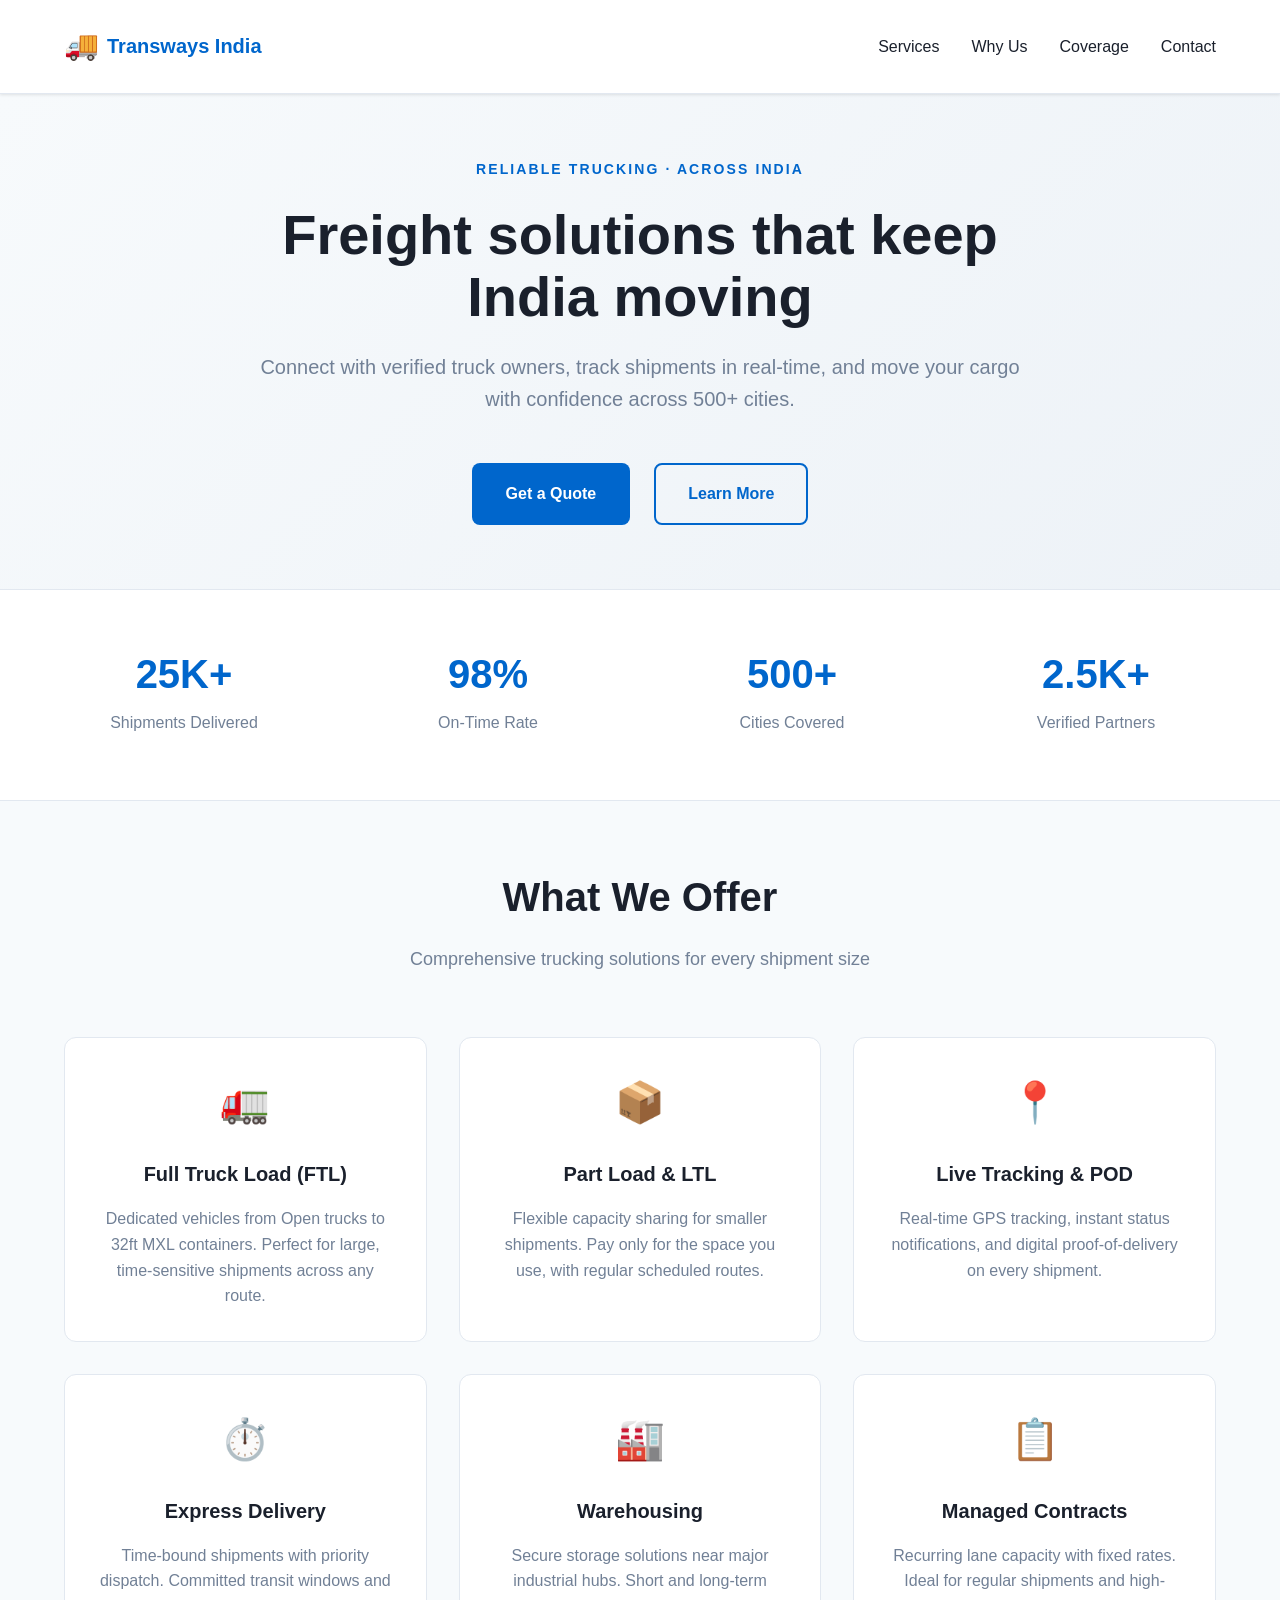
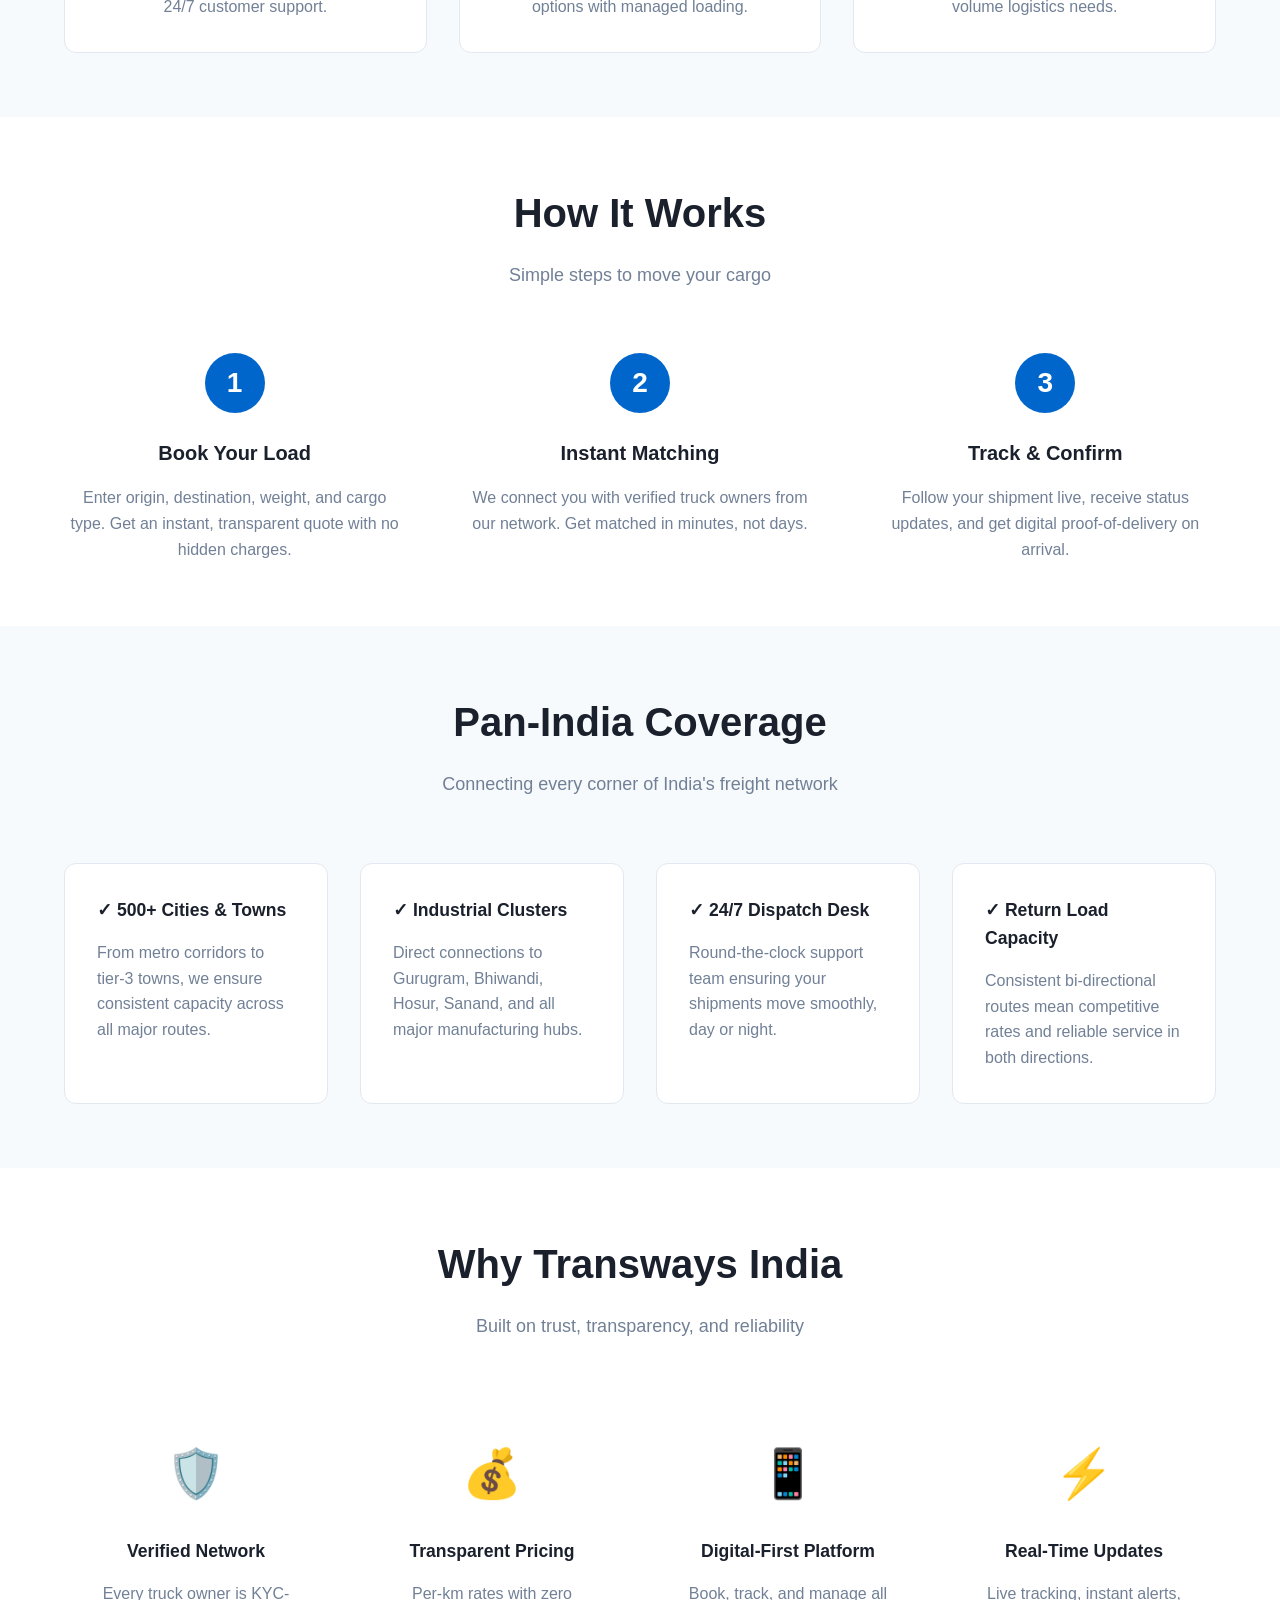
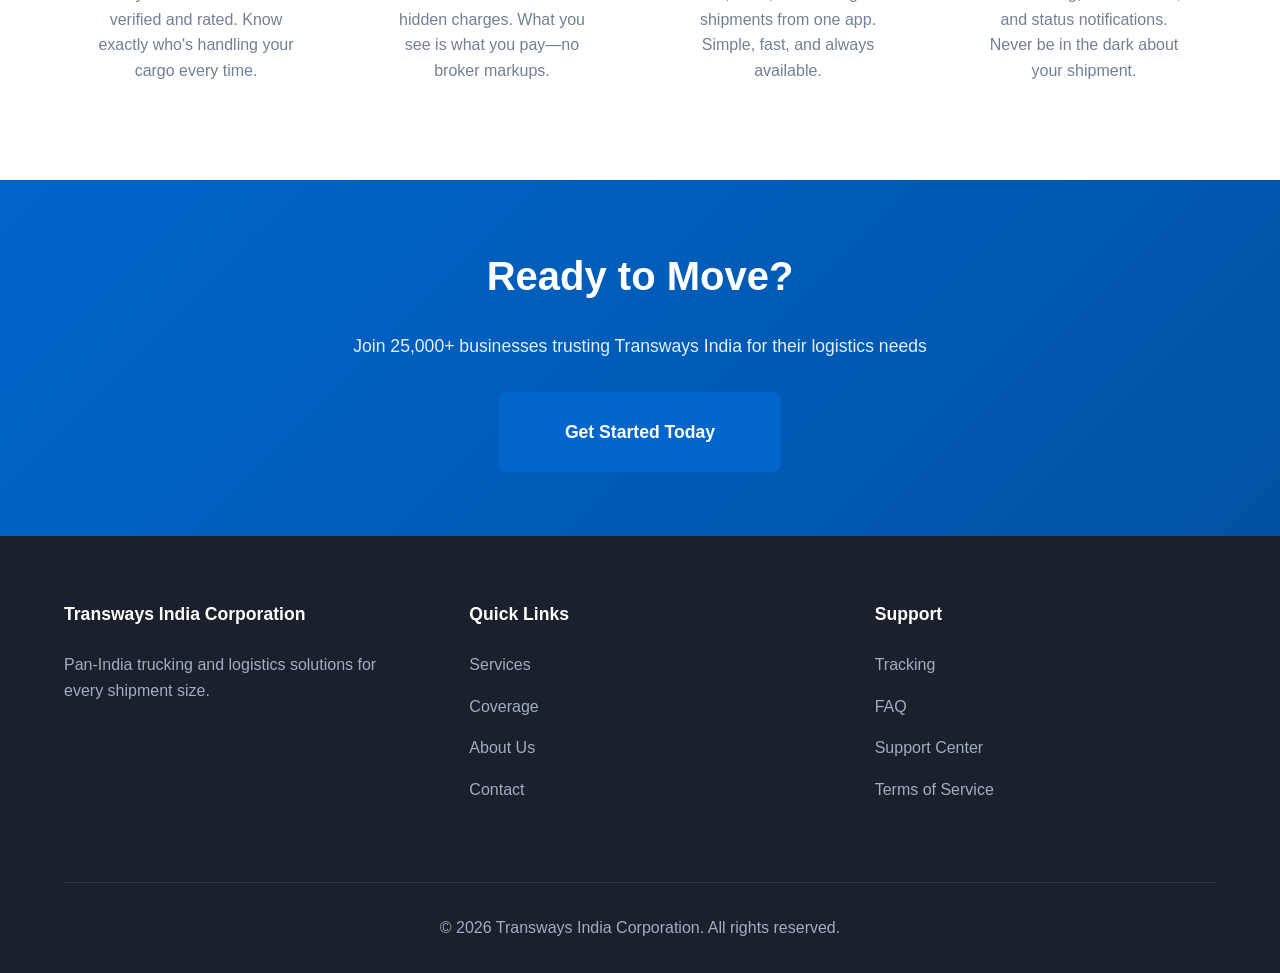
<file: index.html>
<!DOCTYPE html>
<html lang="en">
<head>
    <meta charset="UTF-8">
    <meta name="viewport" content="width=device-width, initial-scale=1.0">
    <title>Transways India Corporation - Pan-India Trucking & Logistics</title>
    <link rel="stylesheet" href="styles.css">
</head>
<body>
    <nav class="navbar">
        <div class="container">
            <div class="logo">
                <span class="logo-icon">🚚</span>
                Transways India
            </div>
            <ul class="nav-links">
                <li><a href="#services">Services</a></li>
                <li><a href="#why-us">Why Us</a></li>
                <li><a href="#coverage">Coverage</a></li>
                <li><a href="contact.html">Contact</a></li>
            </ul>
        </div>
    </nav>

    <header class="hero">
        <div class="container">
            <div class="hero-content">
                <p class="hero-label">RELIABLE TRUCKING · ACROSS INDIA</p>
                <h1>Freight solutions that keep India moving</h1>
                <p class="hero-subtitle">Connect with verified truck owners, track shipments in real-time, and move your cargo with confidence across 500+ cities.</p>
                <div class="hero-buttons">
                    <a href="contact.html" class="btn btn-primary">Get a Quote</a>
                    <a href="#how-it-works" class="btn btn-secondary">Learn More</a>
                </div>
            </div>
        </div>
    </header>

    <section class="stats">
        <div class="container">
            <div class="stat-item">
                <div class="stat-number">25K+</div>
                <div class="stat-label">Shipments Delivered</div>
            </div>
            <div class="stat-item">
                <div class="stat-number">98%</div>
                <div class="stat-label">On-Time Rate</div>
            </div>
            <div class="stat-item">
                <div class="stat-number">500+</div>
                <div class="stat-label">Cities Covered</div>
            </div>
            <div class="stat-item">
                <div class="stat-number">2.5K+</div>
                <div class="stat-label">Verified Partners</div>
            </div>
        </div>
    </section>

    <section class="services" id="services">
        <div class="container">
            <h2>What We Offer</h2>
            <p class="section-subtitle">Comprehensive trucking solutions for every shipment size</p>
            <div class="service-grid">
                <div class="service-card">
                    <div class="service-icon">🚛</div>
                    <h3>Full Truck Load (FTL)</h3>
                    <p>Dedicated vehicles from Open trucks to 32ft MXL containers. Perfect for large, time-sensitive shipments across any route.</p>
                </div>
                <div class="service-card">
                    <div class="service-icon">📦</div>
                    <h3>Part Load & LTL</h3>
                    <p>Flexible capacity sharing for smaller shipments. Pay only for the space you use, with regular scheduled routes.</p>
                </div>
                <div class="service-card">
                    <div class="service-icon">📍</div>
                    <h3>Live Tracking & POD</h3>
                    <p>Real-time GPS tracking, instant status notifications, and digital proof-of-delivery on every shipment.</p>
                </div>
                <div class="service-card">
                    <div class="service-icon">⏱️</div>
                    <h3>Express Delivery</h3>
                    <p>Time-bound shipments with priority dispatch. Committed transit windows and 24/7 customer support.</p>
                </div>
                <div class="service-card">
                    <div class="service-icon">🏭</div>
                    <h3>Warehousing</h3>
                    <p>Secure storage solutions near major industrial hubs. Short and long-term options with managed loading.</p>
                </div>
                <div class="service-card">
                    <div class="service-icon">📋</div>
                    <h3>Managed Contracts</h3>
                    <p>Recurring lane capacity with fixed rates. Ideal for regular shipments and high-volume logistics needs.</p>
                </div>
            </div>
        </div>
    </section>

    <section class="how-it-works" id="how-it-works">
        <div class="container">
            <h2>How It Works</h2>
            <p class="section-subtitle">Simple steps to move your cargo</p>
            <div class="steps">
                <div class="step">
                    <div class="step-number">1</div>
                    <h3>Book Your Load</h3>
                    <p>Enter origin, destination, weight, and cargo type. Get an instant, transparent quote with no hidden charges.</p>
                </div>
                <div class="step">
                    <div class="step-number">2</div>
                    <h3>Instant Matching</h3>
                    <p>We connect you with verified truck owners from our network. Get matched in minutes, not days.</p>
                </div>
                <div class="step">
                    <div class="step-number">3</div>
                    <h3>Track & Confirm</h3>
                    <p>Follow your shipment live, receive status updates, and get digital proof-of-delivery on arrival.</p>
                </div>
            </div>
        </div>
    </section>

    <section class="coverage" id="coverage">
        <div class="container">
            <h2>Pan-India Coverage</h2>
            <p class="section-subtitle">Connecting every corner of India's freight network</p>
            <div class="coverage-grid">
                <div class="coverage-item">
                    <h3>✓ 500+ Cities & Towns</h3>
                    <p>From metro corridors to tier-3 towns, we ensure consistent capacity across all major routes.</p>
                </div>
                <div class="coverage-item">
                    <h3>✓ Industrial Clusters</h3>
                    <p>Direct connections to Gurugram, Bhiwandi, Hosur, Sanand, and all major manufacturing hubs.</p>
                </div>
                <div class="coverage-item">
                    <h3>✓ 24/7 Dispatch Desk</h3>
                    <p>Round-the-clock support team ensuring your shipments move smoothly, day or night.</p>
                </div>
                <div class="coverage-item">
                    <h3>✓ Return Load Capacity</h3>
                    <p>Consistent bi-directional routes mean competitive rates and reliable service in both directions.</p>
                </div>
            </div>
        </div>
    </section>

    <section class="why-us" id="why-us">
        <div class="container">
            <h2>Why Transways India</h2>
            <p class="section-subtitle">Built on trust, transparency, and reliability</p>
            <div class="why-grid">
                <div class="why-card">
                    <div class="why-icon">🛡️</div>
                    <h3>Verified Network</h3>
                    <p>Every truck owner is KYC-verified and rated. Know exactly who's handling your cargo every time.</p>
                </div>
                <div class="why-card">
                    <div class="why-icon">💰</div>
                    <h3>Transparent Pricing</h3>
                    <p>Per-km rates with zero hidden charges. What you see is what you pay—no broker markups.</p>
                </div>
                <div class="why-card">
                    <div class="why-icon">📱</div>
                    <h3>Digital-First Platform</h3>
                    <p>Book, track, and manage all shipments from one app. Simple, fast, and always available.</p>
                </div>
                <div class="why-card">
                    <div class="why-icon">⚡</div>
                    <h3>Real-Time Updates</h3>
                    <p>Live tracking, instant alerts, and status notifications. Never be in the dark about your shipment.</p>
                </div>
            </div>
        </div>
    </section>

    <section class="cta-section">
        <div class="container">
            <h2>Ready to Move?</h2>
            <p>Join 25,000+ businesses trusting Transways India for their logistics needs</p>
            <a href="contact.html" class="btn btn-primary btn-large">Get Started Today</a>
        </div>
    </section>

    <footer>
        <div class="container">
            <div class="footer-content">
                <div class="footer-section">
                    <h4>Transways India Corporation</h4>
                    <p>Pan-India trucking and logistics solutions for every shipment size.</p>
                </div>
                <div class="footer-section">
                    <h4>Quick Links</h4>
                    <ul>
                        <li><a href="#services">Services</a></li>
                        <li><a href="#coverage">Coverage</a></li>
                        <li><a href="about.html">About Us</a></li>
                        <li><a href="contact.html">Contact</a></li>
                    </ul>
                </div>
                <div class="footer-section">
                    <h4>Support</h4>
                    <ul>
                        <li><a href="#">Tracking</a></li>
                        <li><a href="#">FAQ</a></li>
                        <li><a href="#">Support Center</a></li>
                        <li><a href="#">Terms of Service</a></li>
                    </ul>
                </div>
            </div>
            <div class="footer-bottom">
                <p>&copy; 2026 Transways India Corporation. All rights reserved.</p>
            </div>
        </div>
    </footer>
</body>
</html>
</file>
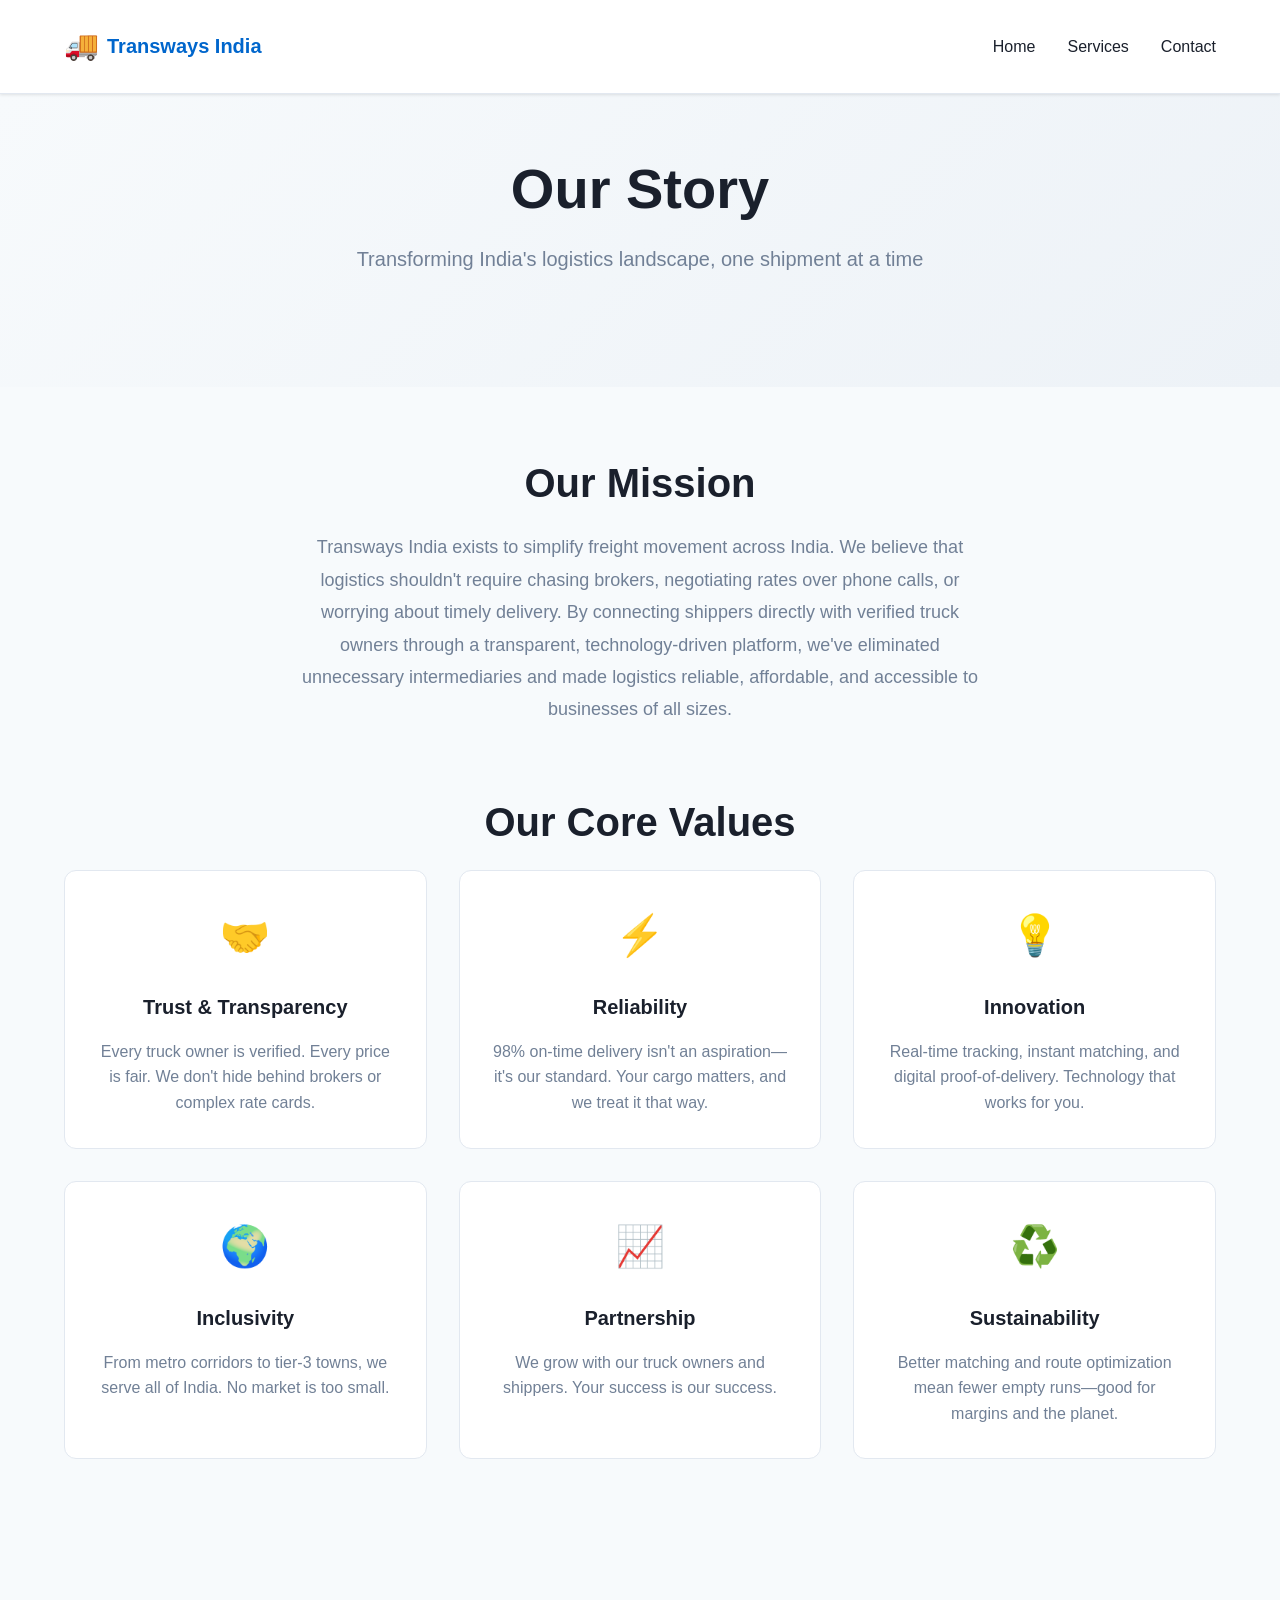
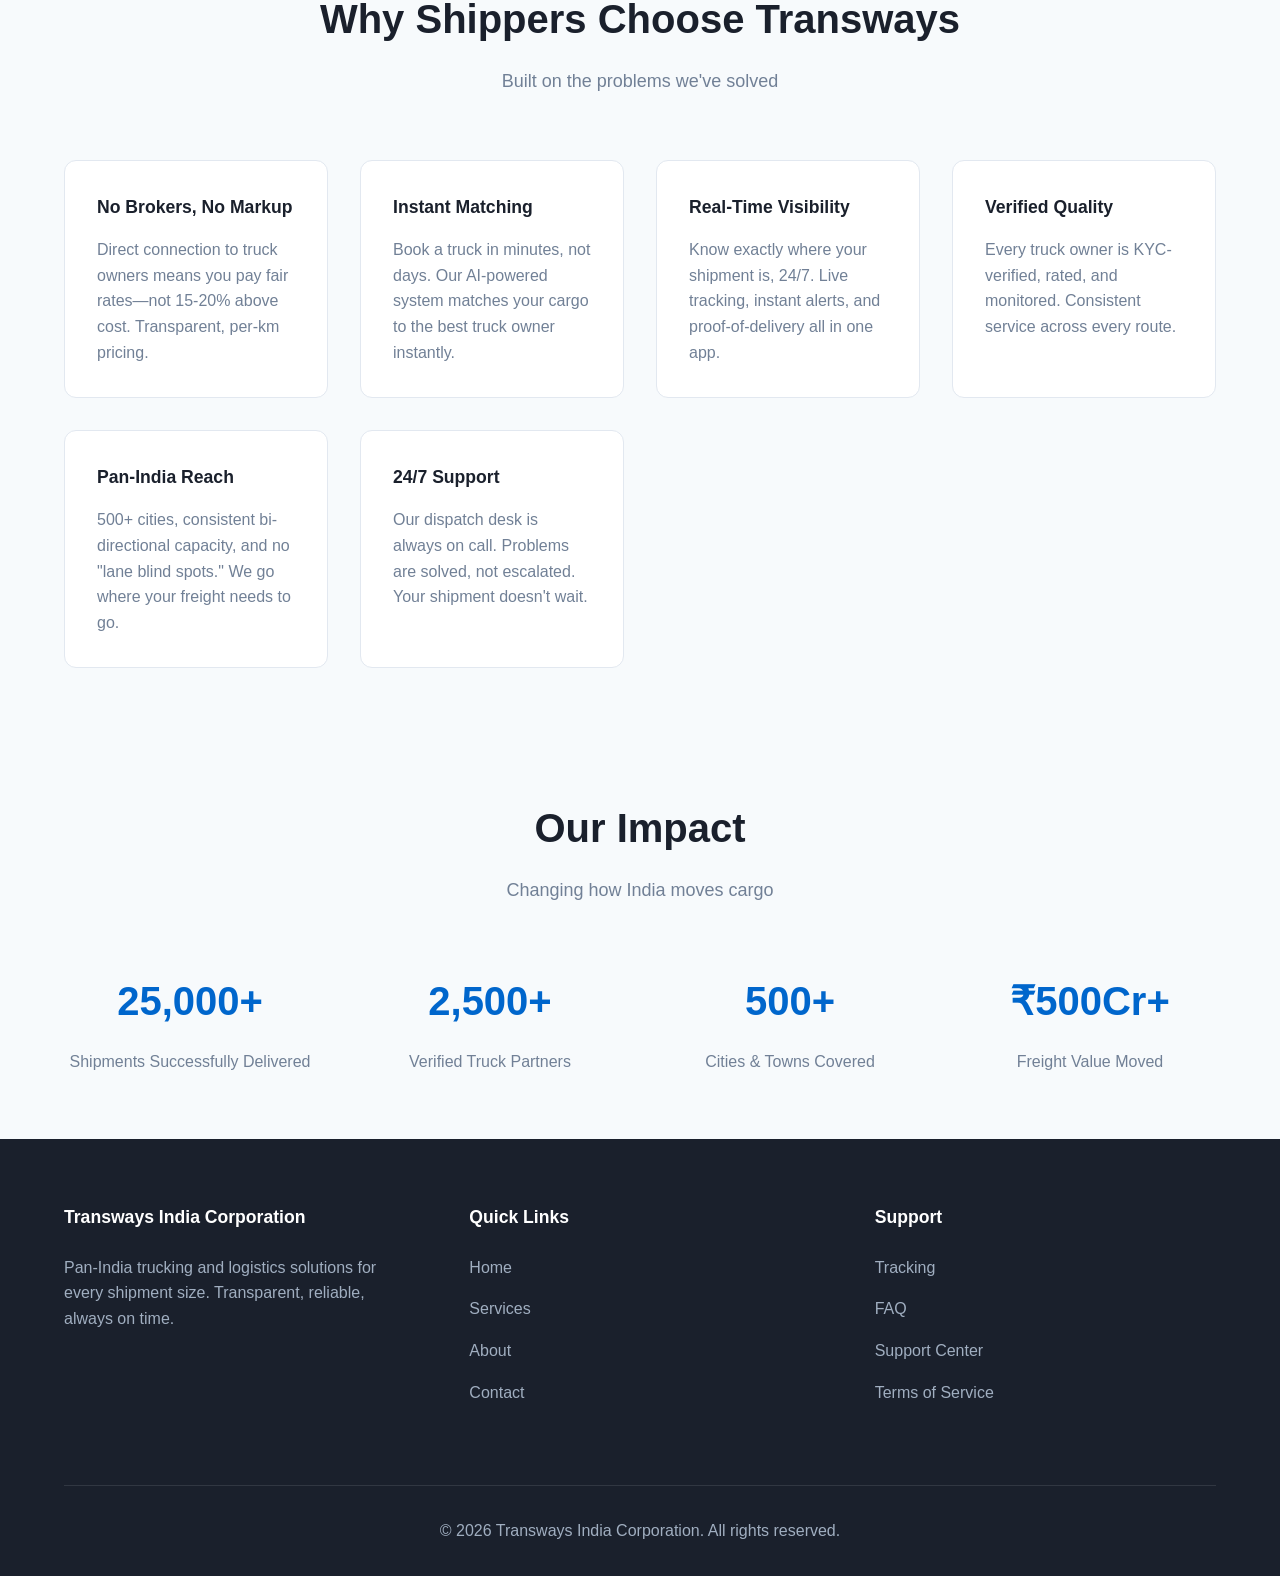
<file: about.html>
<!DOCTYPE html>
<html lang="en">
<head>
    <meta charset="UTF-8">
    <meta name="viewport" content="width=device-width, initial-scale=1.0">
    <title>About Transways India - Trucking & Logistics Company</title>
    <link rel="stylesheet" href="styles.css">
</head>
<body>
    <nav class="navbar">
        <div class="container">
            <div class="logo">
                <span class="logo-icon">🚚</span>
                Transways India
            </div>
            <ul class="nav-links">
                <li><a href="index.html">Home</a></li>
                <li><a href="index.html#services">Services</a></li>
                <li><a href="contact.html">Contact</a></li>
            </ul>
        </div>
    </nav>

    <header class="hero">
        <div class="container">
            <div class="hero-content">
                <h1>Our Story</h1>
                <p class="hero-subtitle">Transforming India's logistics landscape, one shipment at a time</p>
            </div>
        </div>
    </header>

    <section class="services">
        <div class="container">
            <h2>Our Mission</h2>
            <p style="text-align: center; max-width: 700px; margin: 0 auto var(--spacing-2xl); color: var(--color-text-light); font-size: 1.125rem; line-height: 1.8;">
                Transways India exists to simplify freight movement across India. We believe that logistics shouldn't require chasing brokers, negotiating rates over phone calls, or worrying about timely delivery. By connecting shippers directly with verified truck owners through a transparent, technology-driven platform, we've eliminated unnecessary intermediaries and made logistics reliable, affordable, and accessible to businesses of all sizes.
            </p>

            <h2 style="text-align: center; margin-top: var(--spacing-2xl);">Our Core Values</h2>
            <div class="service-grid">
                <div class="service-card">
                    <div class="service-icon">🤝</div>
                    <h3>Trust & Transparency</h3>
                    <p>Every truck owner is verified. Every price is fair. We don't hide behind brokers or complex rate cards.</p>
                </div>
                <div class="service-card">
                    <div class="service-icon">⚡</div>
                    <h3>Reliability</h3>
                    <p>98% on-time delivery isn't an aspiration—it's our standard. Your cargo matters, and we treat it that way.</p>
                </div>
                <div class="service-card">
                    <div class="service-icon">💡</div>
                    <h3>Innovation</h3>
                    <p>Real-time tracking, instant matching, and digital proof-of-delivery. Technology that works for you.</p>
                </div>
                <div class="service-card">
                    <div class="service-icon">🌍</div>
                    <h3>Inclusivity</h3>
                    <p>From metro corridors to tier-3 towns, we serve all of India. No market is too small.</p>
                </div>
                <div class="service-card">
                    <div class="service-icon">📈</div>
                    <h3>Partnership</h3>
                    <p>We grow with our truck owners and shippers. Your success is our success.</p>
                </div>
                <div class="service-card">
                    <div class="service-icon">♻️</div>
                    <h3>Sustainability</h3>
                    <p>Better matching and route optimization mean fewer empty runs—good for margins and the planet.</p>
                </div>
            </div>
        </div>
    </section>

    <section class="coverage">
        <div class="container">
            <h2>Why Shippers Choose Transways</h2>
            <p class="section-subtitle">Built on the problems we've solved</p>
            <div class="coverage-grid">
                <div class="coverage-item">
                    <h3>No Brokers, No Markup</h3>
                    <p>Direct connection to truck owners means you pay fair rates—not 15-20% above cost. Transparent, per-km pricing.</p>
                </div>
                <div class="coverage-item">
                    <h3>Instant Matching</h3>
                    <p>Book a truck in minutes, not days. Our AI-powered system matches your cargo to the best truck owner instantly.</p>
                </div>
                <div class="coverage-item">
                    <h3>Real-Time Visibility</h3>
                    <p>Know exactly where your shipment is, 24/7. Live tracking, instant alerts, and proof-of-delivery all in one app.</p>
                </div>
                <div class="coverage-item">
                    <h3>Verified Quality</h3>
                    <p>Every truck owner is KYC-verified, rated, and monitored. Consistent service across every route.</p>
                </div>
                <div class="coverage-item">
                    <h3>Pan-India Reach</h3>
                    <p>500+ cities, consistent bi-directional capacity, and no "lane blind spots." We go where your freight needs to go.</p>
                </div>
                <div class="coverage-item">
                    <h3>24/7 Support</h3>
                    <p>Our dispatch desk is always on call. Problems are solved, not escalated. Your shipment doesn't wait.</p>
                </div>
            </div>
        </div>
    </section>

    <section class="why-us" style="background-color: var(--color-bg-light); padding: var(--spacing-2xl) 0;">
        <div class="container">
            <h2>Our Impact</h2>
            <p class="section-subtitle">Changing how India moves cargo</p>
            <div style="display: grid; grid-template-columns: repeat(auto-fit, minmax(200px, 1fr)); gap: var(--spacing-xl); margin-top: var(--spacing-2xl);">
                <div style="text-align: center;">
                    <div style="font-size: 2.5rem; font-weight: 800; color: var(--color-primary); margin-bottom: var(--spacing-sm);">25,000+</div>
                    <p style="color: var(--color-text-light);">Shipments Successfully Delivered</p>
                </div>
                <div style="text-align: center;">
                    <div style="font-size: 2.5rem; font-weight: 800; color: var(--color-primary); margin-bottom: var(--spacing-sm);">2,500+</div>
                    <p style="color: var(--color-text-light);">Verified Truck Partners</p>
                </div>
                <div style="text-align: center;">
                    <div style="font-size: 2.5rem; font-weight: 800; color: var(--color-primary); margin-bottom: var(--spacing-sm);">500+</div>
                    <p style="color: var(--color-text-light);">Cities & Towns Covered</p>
                </div>
                <div style="text-align: center;">
                    <div style="font-size: 2.5rem; font-weight: 800; color: var(--color-primary); margin-bottom: var(--spacing-sm);">₹500Cr+</div>
                    <p style="color: var(--color-text-light);">Freight Value Moved</p>
                </div>
            </div>
        </div>
    </section>

    <footer>
        <div class="container">
            <div class="footer-content">
                <div class="footer-section">
                    <h4>Transways India Corporation</h4>
                    <p>Pan-India trucking and logistics solutions for every shipment size. Transparent, reliable, always on time.</p>
                </div>
                <div class="footer-section">
                    <h4>Quick Links</h4>
                    <ul>
                        <li><a href="index.html">Home</a></li>
                        <li><a href="index.html#services">Services</a></li>
                        <li><a href="about.html">About</a></li>
                        <li><a href="contact.html">Contact</a></li>
                    </ul>
                </div>
                <div class="footer-section">
                    <h4>Support</h4>
                    <ul>
                        <li><a href="#">Tracking</a></li>
                        <li><a href="#">FAQ</a></li>
                        <li><a href="#">Support Center</a></li>
                        <li><a href="#">Terms of Service</a></li>
                    </ul>
                </div>
            </div>
            <div class="footer-bottom">
                <p>&copy; 2026 Transways India Corporation. All rights reserved.</p>
            </div>
        </div>
    </footer>
</body>
</html>
</file>
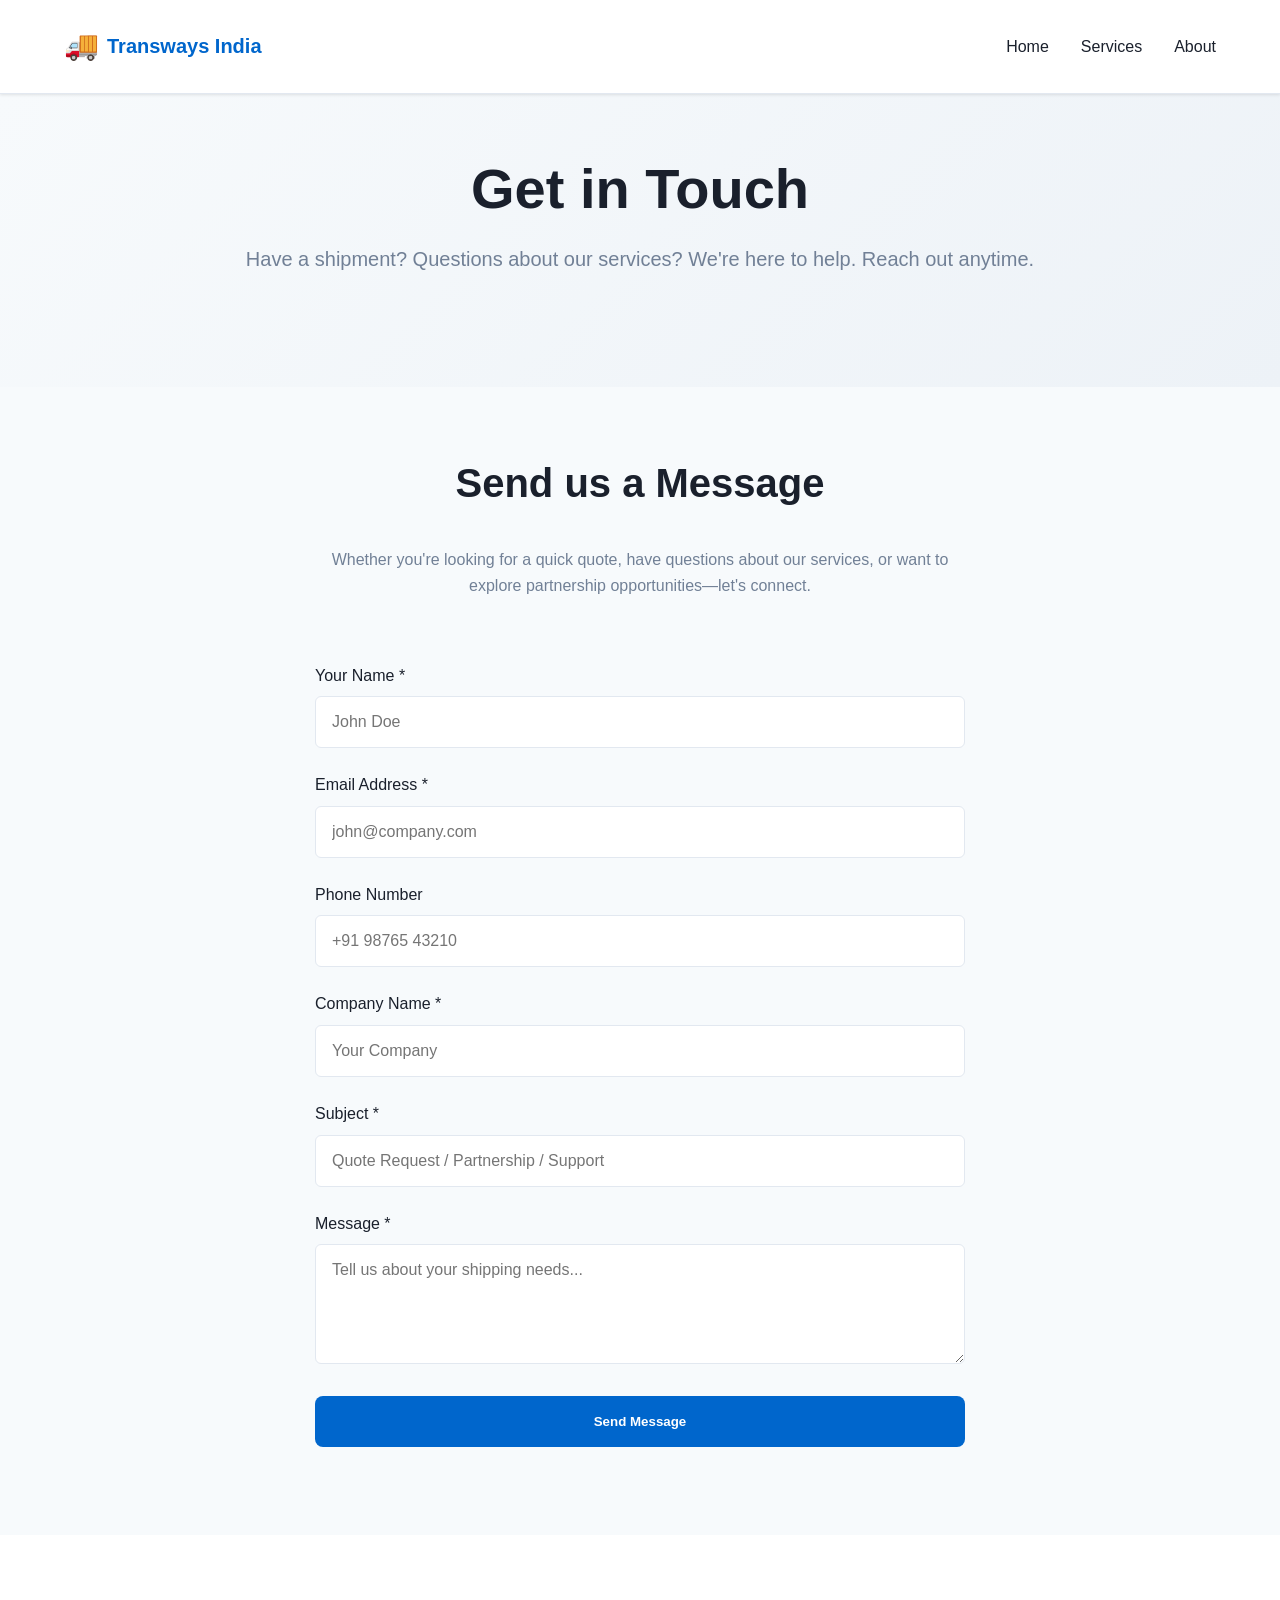
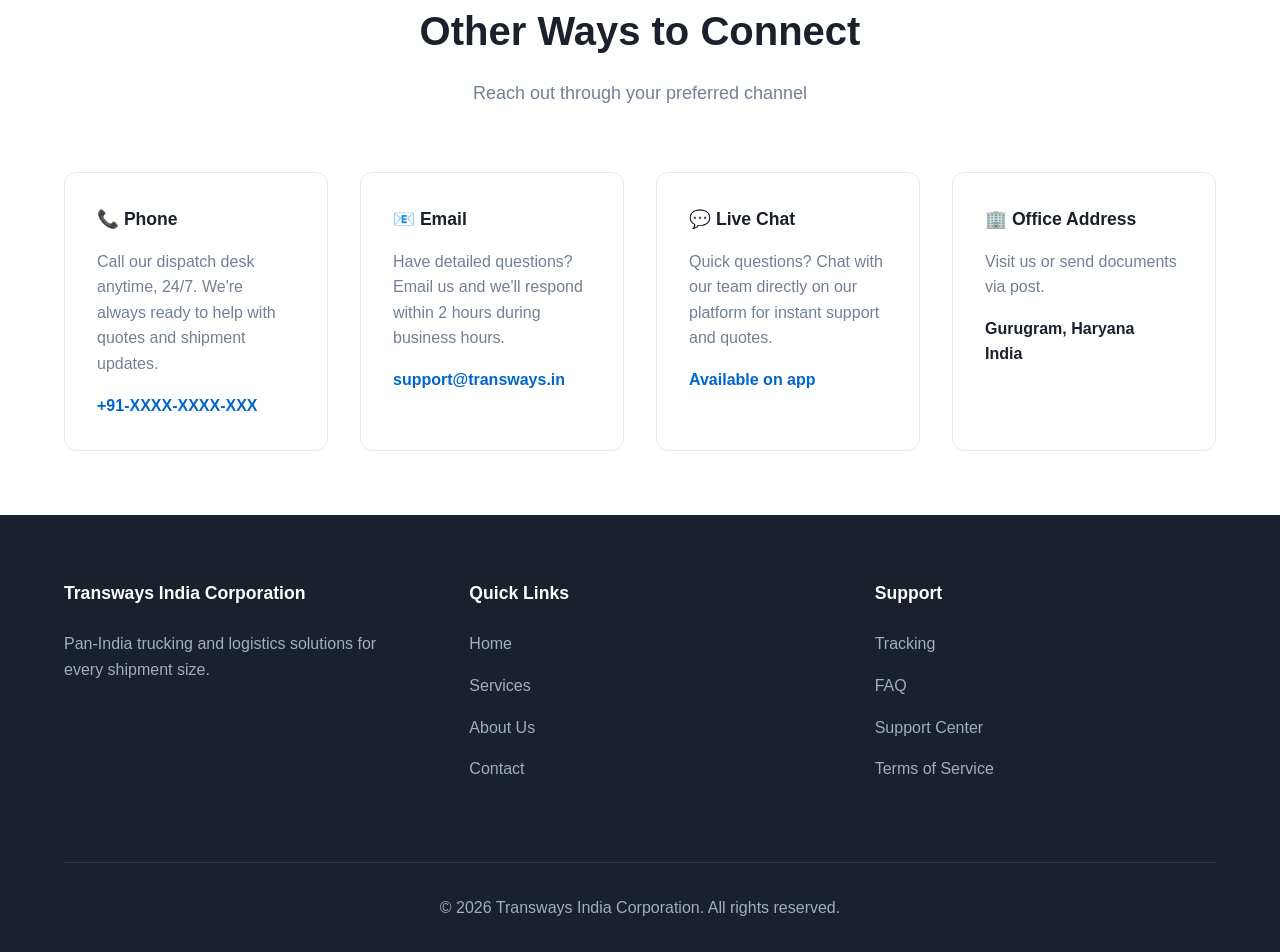
<file: contact.html>
<!DOCTYPE html>
<html lang="en">
<head>
    <meta charset="UTF-8">
    <meta name="viewport" content="width=device-width, initial-scale=1.0">
    <title>Contact Transways India - Get a Quote Today</title>
    <link rel="stylesheet" href="styles.css">
</head>
<body>
    <nav class="navbar">
        <div class="container">
            <div class="logo">
                <span class="logo-icon">🚚</span>
                Transways India
            </div>
            <ul class="nav-links">
                <li><a href="index.html">Home</a></li>
                <li><a href="index.html#services">Services</a></li>
                <li><a href="about.html">About</a></li>
            </ul>
        </div>
    </nav>

    <header class="hero">
        <div class="container">
            <div class="hero-content">
                <h1>Get in Touch</h1>
                <p class="hero-subtitle">Have a shipment? Questions about our services? We're here to help. Reach out anytime.</p>
            </div>
        </div>
    </header>

    <section class="services">
        <div class="container">
            <div style="max-width: 650px; margin: 0 auto;">
                <h2 style="text-align: center; margin-bottom: var(--spacing-lg);">Send us a Message</h2>
                <p style="text-align: center; color: var(--color-text-light); margin-bottom: var(--spacing-2xl);">
                    Whether you're looking for a quick quote, have questions about our services, or want to explore partnership opportunities—let's connect.
                </p>
                <form id="contact-form">
                    <div class="form-group">
                        <label for="name">Your Name *</label>
                        <input type="text" id="name" name="name" placeholder="John Doe" required>
                    </div>

                    <div class="form-group">
                        <label for="email">Email Address *</label>
                        <input type="email" id="email" name="email" placeholder="john@company.com" required>
                    </div>

                    <div class="form-group">
                        <label for="phone">Phone Number</label>
                        <input type="tel" id="phone" name="phone" placeholder="+91 98765 43210">
                    </div>

                    <div class="form-group">
                        <label for="company">Company Name *</label>
                        <input type="text" id="company" name="company" placeholder="Your Company" required>
                    </div>

                    <div class="form-group">
                        <label for="subject">Subject *</label>
                        <input type="text" id="subject" name="subject" placeholder="Quote Request / Partnership / Support">
                    </div>

                    <div class="form-group">
                        <label for="message">Message *</label>
                        <textarea id="message" name="message" placeholder="Tell us about your shipping needs..." required></textarea>
                    </div>

                    <button type="submit" class="btn btn-primary" style="width: 100%;">
                        Send Message
                    </button>
                </form>

                <div id="form-message" style="margin-top: var(--spacing-md); text-align: center; font-weight: 600;"></div>
            </div>
        </div>
    </section>

    <section class="coverage" style="background-color: white;">
        <div class="container">
            <h2>Other Ways to Connect</h2>
            <p class="section-subtitle">Reach out through your preferred channel</p>
            <div class="coverage-grid">
                <div class="coverage-item">
                    <h3>📞 Phone</h3>
                    <p>Call our dispatch desk anytime, 24/7. We're always ready to help with quotes and shipment updates.</p>
                    <p style="font-weight: 600; color: var(--color-primary); margin-top: var(--spacing-sm);">+91-XXXX-XXXX-XXX</p>
                </div>
                <div class="coverage-item">
                    <h3>📧 Email</h3>
                    <p>Have detailed questions? Email us and we'll respond within 2 hours during business hours.</p>
                    <p style="font-weight: 600; color: var(--color-primary); margin-top: var(--spacing-sm);">support@transways.in</p>
                </div>
                <div class="coverage-item">
                    <h3>💬 Live Chat</h3>
                    <p>Quick questions? Chat with our team directly on our platform for instant support and quotes.</p>
                    <p style="font-weight: 600; color: var(--color-primary); margin-top: var(--spacing-sm);">Available on app</p>
                </div>
                <div class="coverage-item">
                    <h3>🏢 Office Address</h3>
                    <p>Visit us or send documents via post.</p>
                    <p style="font-weight: 600; color: var(--color-text); margin-top: var(--spacing-sm);">Gurugram, Haryana<br>India</p>
                </div>
            </div>
        </div>
    </section>

    <footer>
        <div class="container">
            <div class="footer-content">
                <div class="footer-section">
                    <h4>Transways India Corporation</h4>
                    <p>Pan-India trucking and logistics solutions for every shipment size.</p>
                </div>
                <div class="footer-section">
                    <h4>Quick Links</h4>
                    <ul>
                        <li><a href="index.html">Home</a></li>
                        <li><a href="index.html#services">Services</a></li>
                        <li><a href="about.html">About Us</a></li>
                        <li><a href="contact.html">Contact</a></li>
                    </ul>
                </div>
                <div class="footer-section">
                    <h4>Support</h4>
                    <ul>
                        <li><a href="#">Tracking</a></li>
                        <li><a href="#">FAQ</a></li>
                        <li><a href="#">Support Center</a></li>
                        <li><a href="#">Terms of Service</a></li>
                    </ul>
                </div>
            </div>
            <div class="footer-bottom">
                <p>&copy; 2026 Transways India Corporation. All rights reserved.</p>
            </div>
        </div>
    </footer>

    <script>
        document.getElementById('contact-form').addEventListener('submit', async (e) => {
            e.preventDefault();
            const formMessage = document.getElementById('form-message');

            const formData = {
                name: document.getElementById('name').value,
                email: document.getElementById('email').value,
                phone: document.getElementById('phone').value,
                company: document.getElementById('company').value,
                subject: document.getElementById('subject').value,
                message: document.getElementById('message').value
            };

            try {
                const response = await fetch('/api/contact', {
                    method: 'POST',
                    headers: { 'Content-Type': 'application/json' },
                    body: JSON.stringify(formData)
                });

                if (response.ok) {
                    formMessage.style.color = 'var(--color-success)';
                    formMessage.textContent = '✓ Message sent successfully! We'll get back to you soon.';
                    document.getElementById('contact-form').reset();
                } else {
                    formMessage.style.color = '#dc2626';
                    formMessage.textContent = '✗ Failed to send message. Please try again or call us directly.';
                }
            } catch (error) {
                formMessage.style.color = '#dc2626';
                formMessage.textContent = '✗ Error sending message. Please check your connection and try again.';
            }
        });
    </script>
</body>
</html>
</file>
<file: styles.css>
:root {
    --color-primary: #0066cc;
    --color-primary-dark: #0052a3;
    --color-secondary: #00a8ff;
    --color-accent: #f97316;
    --color-text: #1a202c;
    --color-text-light: #718096;
    --color-text-lighter: #a0aec0;
    --color-bg: #ffffff;
    --color-bg-light: #f7fafc;
    --color-bg-alt: #edf2f7;
    --color-border: #e2e8f0;
    --color-success: #22c55e;
    --color-warning: #eab308;
    --font-sans: -apple-system, BlinkMacSystemFont, 'Segoe UI', 'Roboto', 'Oxygen', 'Ubuntu', 'Cantarell', sans-serif;
    --spacing-xs: 0.5rem;
    --spacing-sm: 1rem;
    --spacing-md: 1.5rem;
    --spacing-lg: 2rem;
    --spacing-xl: 3rem;
    --spacing-2xl: 4rem;
}

* {
    margin: 0;
    padding: 0;
    box-sizing: border-box;
}

html {
    scroll-behavior: smooth;
}

body {
    font-family: var(--font-sans);
    background-color: var(--color-bg);
    color: var(--color-text);
    line-height: 1.6;
}

.container {
    max-width: 1200px;
    margin: 0 auto;
    padding: 0 var(--spacing-md);
}

/* Navigation */
.navbar {
    background-color: white;
    color: var(--color-text);
    padding: var(--spacing-md) 0;
    position: sticky;
    top: 0;
    z-index: 100;
    box-shadow: 0 1px 3px rgba(0, 0, 0, 0.1);
    border-bottom: 1px solid var(--color-border);
}

.navbar .container {
    display: flex;
    justify-content: space-between;
    align-items: center;
}

.logo {
    font-size: 1.25rem;
    font-weight: 700;
    color: var(--color-primary);
    display: flex;
    align-items: center;
    gap: var(--spacing-xs);
}

.logo-icon {
    font-size: 1.75rem;
}

.nav-links {
    display: flex;
    list-style: none;
    gap: var(--spacing-lg);
}

.nav-links a {
    color: var(--color-text);
    text-decoration: none;
    font-weight: 500;
    transition: color 0.3s ease;
}

.nav-links a:hover {
    color: var(--color-primary);
}

/* Hero Section */
.hero {
    background: linear-gradient(135deg, #f7fafc 0%, #edf2f7 100%);
    color: var(--color-text);
    padding: var(--spacing-2xl) 0;
}

.hero-content {
    max-width: 800px;
    margin: 0 auto;
    text-align: center;
}

.hero-label {
    font-size: 0.875rem;
    font-weight: 700;
    letter-spacing: 0.15em;
    color: var(--color-primary);
    margin-bottom: var(--spacing-md);
    text-transform: uppercase;
}

.hero h1 {
    font-size: 3.5rem;
    font-weight: 800;
    line-height: 1.1;
    margin-bottom: var(--spacing-md);
    color: var(--color-text);
}

.hero-subtitle {
    font-size: 1.25rem;
    color: var(--color-text-light);
    margin-bottom: var(--spacing-xl);
    line-height: 1.6;
}

.hero-buttons {
    display: flex;
    gap: var(--spacing-md);
    justify-content: center;
    flex-wrap: wrap;
}

/* Buttons */
.btn {
    display: inline-block;
    padding: var(--spacing-sm) var(--spacing-lg);
    border-radius: 0.5rem;
    text-decoration: none;
    font-weight: 600;
    transition: all 0.3s ease;
    border: 2px solid transparent;
}

.btn-primary {
    background-color: var(--color-primary);
    color: white;
}

.btn-primary:hover {
    background-color: var(--color-primary-dark);
    transform: translateY(-2px);
    box-shadow: 0 4px 12px rgba(0, 102, 204, 0.3);
}

.btn-secondary {
    background-color: transparent;
    color: var(--color-primary);
    border: 2px solid var(--color-primary);
}

.btn-secondary:hover {
    background-color: var(--color-primary);
    color: white;
    transform: translateY(-2px);
}

.btn-large {
    padding: var(--spacing-md) var(--spacing-2xl);
    font-size: 1.1rem;
}

/* Stats Section */
.stats {
    padding: var(--spacing-2xl) 0;
    background-color: white;
    border-top: 1px solid var(--color-border);
    border-bottom: 1px solid var(--color-border);
}

.stats .container {
    display: grid;
    grid-template-columns: repeat(auto-fit, minmax(200px, 1fr));
    gap: var(--spacing-2xl);
}

.stat-item {
    text-align: center;
}

.stat-number {
    font-size: 2.5rem;
    font-weight: 800;
    color: var(--color-primary);
    line-height: 1;
    margin-bottom: var(--spacing-sm);
}

.stat-label {
    font-size: 1rem;
    color: var(--color-text-light);
    font-weight: 500;
}

/* Services Section */
.services {
    padding: var(--spacing-2xl) 0;
    background-color: var(--color-bg-light);
}

.services h2 {
    text-align: center;
    font-size: 2.5rem;
    margin-bottom: var(--spacing-sm);
    font-weight: 800;
    color: var(--color-text);
}

.section-subtitle {
    text-align: center;
    font-size: 1.125rem;
    color: var(--color-text-light);
    margin-bottom: var(--spacing-2xl);
}

.service-grid {
    display: grid;
    grid-template-columns: repeat(auto-fit, minmax(280px, 1fr));
    gap: var(--spacing-lg);
}

.service-card {
    background-color: white;
    padding: var(--spacing-lg);
    border-radius: 0.75rem;
    border: 1px solid var(--color-border);
    text-align: center;
    transition: all 0.3s ease;
}

.service-card:hover {
    box-shadow: 0 4px 12px rgba(0, 0, 0, 0.1);
    transform: translateY(-4px);
    border-color: var(--color-primary);
}

.service-icon {
    font-size: 2.5rem;
    margin-bottom: var(--spacing-md);
}

.service-card h3 {
    color: var(--color-text);
    margin-bottom: var(--spacing-sm);
    font-size: 1.25rem;
    font-weight: 700;
}

.service-card p {
    color: var(--color-text-light);
    line-height: 1.6;
}

/* How It Works */
.how-it-works {
    padding: var(--spacing-2xl) 0;
    background-color: white;
}

.how-it-works h2 {
    text-align: center;
    font-size: 2.5rem;
    margin-bottom: var(--spacing-sm);
    font-weight: 800;
}

.steps {
    display: grid;
    grid-template-columns: repeat(auto-fit, minmax(250px, 1fr));
    gap: var(--spacing-2xl);
    margin-top: var(--spacing-2xl);
}

.step {
    text-align: center;
}

.step-number {
    display: inline-flex;
    align-items: center;
    justify-content: center;
    width: 60px;
    height: 60px;
    border-radius: 50%;
    background-color: var(--color-primary);
    color: white;
    font-size: 1.75rem;
    font-weight: 800;
    margin-bottom: var(--spacing-md);
}

.step h3 {
    font-size: 1.25rem;
    margin-bottom: var(--spacing-sm);
    color: var(--color-text);
}

.step p {
    color: var(--color-text-light);
    line-height: 1.6;
}

/* Coverage Section */
.coverage {
    padding: var(--spacing-2xl) 0;
    background-color: var(--color-bg-light);
}

.coverage h2 {
    text-align: center;
    font-size: 2.5rem;
    margin-bottom: var(--spacing-sm);
    font-weight: 800;
}

.coverage-grid {
    display: grid;
    grid-template-columns: repeat(auto-fit, minmax(250px, 1fr));
    gap: var(--spacing-lg);
    margin-top: var(--spacing-2xl);
}

.coverage-item {
    background-color: white;
    padding: var(--spacing-lg);
    border-radius: 0.75rem;
    border: 1px solid var(--color-border);
    transition: all 0.3s ease;
}

.coverage-item:hover {
    border-color: var(--color-primary);
    box-shadow: 0 2px 8px rgba(0, 0, 0, 0.1);
}

.coverage-item h3 {
    color: var(--color-text);
    margin-bottom: var(--spacing-sm);
    font-size: 1.1rem;
    font-weight: 700;
}

.coverage-item p {
    color: var(--color-text-light);
    line-height: 1.6;
}

/* Why Us Section */
.why-us {
    padding: var(--spacing-2xl) 0;
    background-color: white;
}

.why-us h2 {
    text-align: center;
    font-size: 2.5rem;
    margin-bottom: var(--spacing-sm);
    font-weight: 800;
}

.why-grid {
    display: grid;
    grid-template-columns: repeat(auto-fit, minmax(240px, 1fr));
    gap: var(--spacing-lg);
    margin-top: var(--spacing-2xl);
}

.why-card {
    text-align: center;
    padding: var(--spacing-lg);
}

.why-icon {
    font-size: 3rem;
    margin-bottom: var(--spacing-md);
}

.why-card h3 {
    color: var(--color-text);
    margin-bottom: var(--spacing-sm);
    font-size: 1.1rem;
    font-weight: 700;
}

.why-card p {
    color: var(--color-text-light);
    line-height: 1.6;
}

/* CTA Section */
.cta-section {
    padding: var(--spacing-2xl) 0;
    background: linear-gradient(135deg, var(--color-primary) 0%, #0052a3 100%);
    color: white;
    text-align: center;
}

.cta-section h2 {
    font-size: 2.5rem;
    margin-bottom: var(--spacing-md);
    font-weight: 800;
}

.cta-section p {
    font-size: 1.1rem;
    margin-bottom: var(--spacing-lg);
    opacity: 0.9;
}

/* Forms */
.form-group {
    margin-bottom: var(--spacing-md);
}

label {
    display: block;
    margin-bottom: var(--spacing-xs);
    font-weight: 500;
    color: var(--color-text);
}

input,
textarea {
    width: 100%;
    padding: var(--spacing-sm);
    border: 1px solid var(--color-border);
    border-radius: 0.375rem;
    font-family: inherit;
    font-size: 1rem;
}

input:focus,
textarea:focus {
    outline: none;
    border-color: var(--color-primary);
    box-shadow: 0 0 0 3px rgba(0, 102, 204, 0.1);
}

textarea {
    resize: vertical;
    min-height: 120px;
}

/* Footer */
footer {
    background-color: #1a202c;
    color: #e2e8f0;
    padding: var(--spacing-2xl) 0 var(--spacing-lg);
}

.footer-content {
    display: grid;
    grid-template-columns: repeat(auto-fit, minmax(250px, 1fr));
    gap: var(--spacing-2xl);
    margin-bottom: var(--spacing-2xl);
}

.footer-section h4 {
    font-size: 1.1rem;
    font-weight: 700;
    color: white;
    margin-bottom: var(--spacing-md);
}

.footer-section p {
    color: #a0aec0;
    line-height: 1.6;
}

.footer-section ul {
    list-style: none;
}

.footer-section ul li {
    margin-bottom: var(--spacing-sm);
}

.footer-section a {
    color: #a0aec0;
    text-decoration: none;
    transition: color 0.3s ease;
}

.footer-section a:hover {
    color: white;
}

.footer-bottom {
    border-top: 1px solid rgba(255, 255, 255, 0.1);
    padding-top: var(--spacing-lg);
    text-align: center;
    color: #a0aec0;
}

/* Responsive */
@media (max-width: 768px) {
    .hero h1 {
        font-size: 2rem;
    }

    .hero-subtitle {
        font-size: 1rem;
    }

    .hero-buttons {
        flex-direction: column;
    }

    .btn {
        width: 100%;
    }

    .nav-links {
        gap: var(--spacing-md);
        font-size: 0.9rem;
    }

    .services h2,
    .coverage h2,
    .why-us h2,
    .how-it-works h2,
    .cta-section h2 {
        font-size: 1.75rem;
    }

    .stat-number {
        font-size: 2rem;
    }

    .section-subtitle {
        font-size: 1rem;
    }
}
</file>
